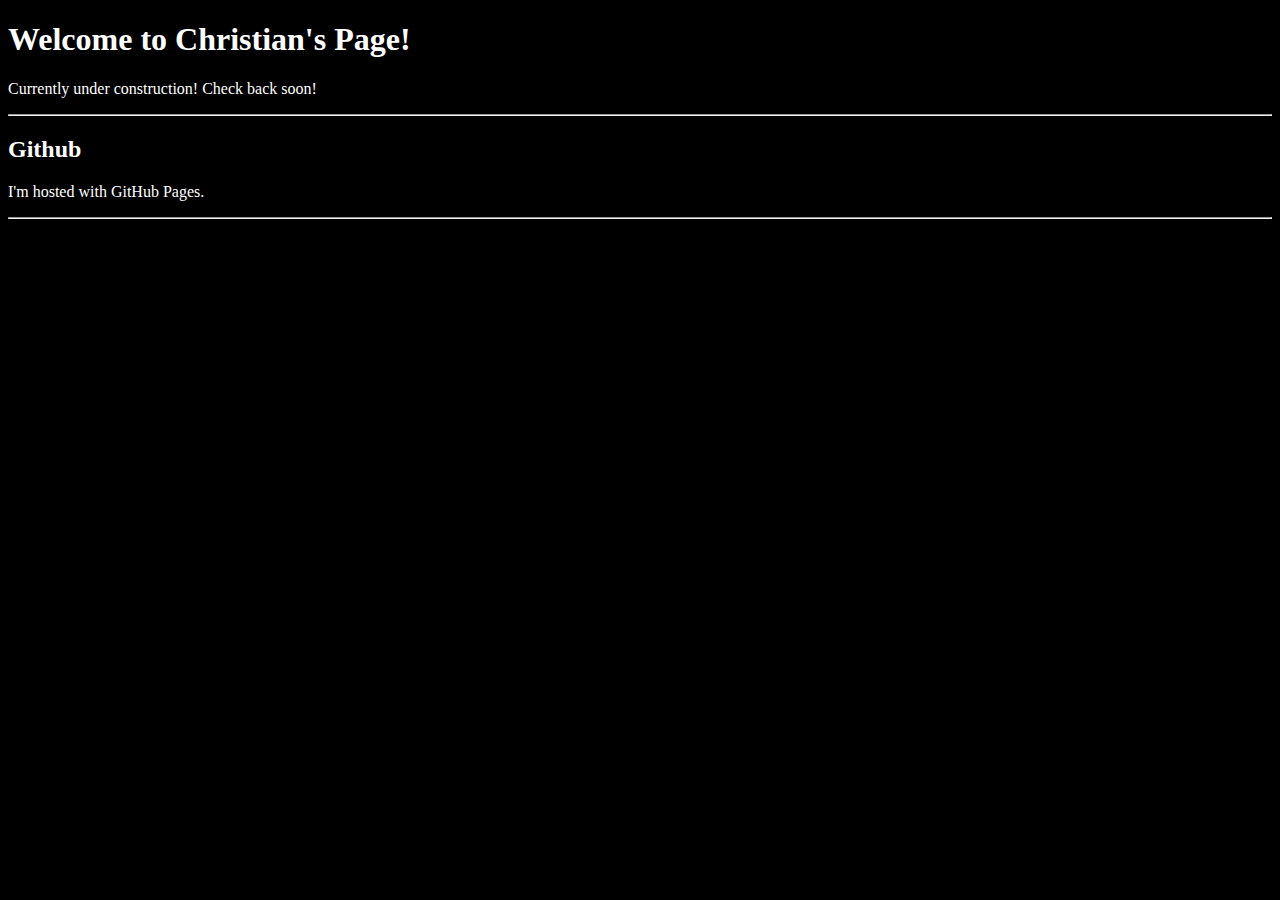
<file: index.htm>
<!DOCTYPE html>
<html lang="en-US">
	<body style="background-color:black;color:white;">
	<h1>Welcome to Christian's Page!</h1>
	<p>Currently under construction! Check back soon!</p>
	<hr>
	
	<h2>Github</h2>
	<p>I'm hosted with GitHub Pages.</p>
	<hr>
</body>
</html>
</file>
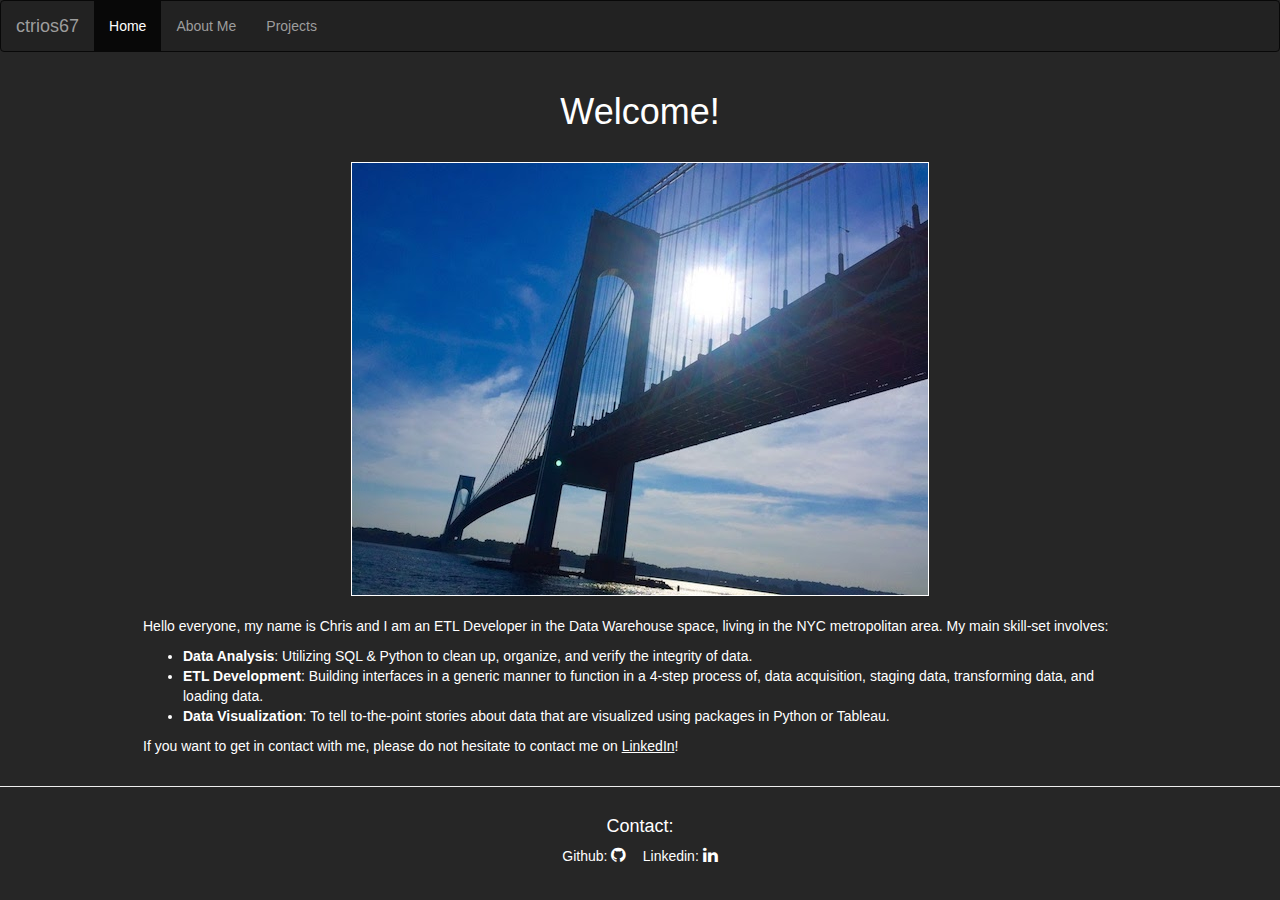
<file: index.html>
<!DOCTYPE html>
<html lang="en">

<head>
  <title>Chris' Homepage</title>
  <meta charset="utf-8">
  <meta name="viewport" content="width=device-width, initial-scale=1"><!-- The following grabs us Bootstrap for use.-->
  <link rel="stylesheet" href="https://maxcdn.bootstrapcdn.com/bootstrap/3.3.7/css/bootstrap.min.css"> <!--Bootstrap-->
  <link rel="stylesheet" href="https://maxcdn.bootstrapcdn.com/font-awesome/4.4.0/css/font-awesome.min.css"> <!--Font Awesome's Brand Icons-->
  <script src="https://ajax.googleapis.com/ajax/libs/jquery/3.1.1/jquery.min.js"></script>
  <script src="https://maxcdn.bootstrapcdn.com/bootstrap/3.3.7/js/bootstrap.min.js"></script> <!--End of Bootstrap call-->
  <link rel="stylesheet" type="text/css" href="//ctrios67.github.io/CSS/Personal.css">
</head>

<body class="chris">
  <nav class="navbar navbar-inverse"> <!--This gives us Bootstrap's custom navbar in my favorite theme-->
    <div class="container-fluid">  <!--This ensures the div handles responsively-->
      <div class="navbar-header"> <!--Responsive Branding for the Navbar-->
        <button type="button" class="navbar-toggle" data-toggle="collapse" data-target="#myNavbar"> <!--Button for the Branding-->
          <span class="icon-bar"></span>
          <span class="icon-bar"></span>
          <span class="icon-bar"></span>
        </button>
        <div class="navbar-brand" href="//ctrios67.github.io/">ctrios67</div>
      </div>
      <div class="collapse navbar-collapse" id="myNavbar">
        <ul class="nav navbar-nav">
          <li class="active"><a href="//ctrios67.github.io/">Home</a></li>
          <li><a href="//ctrios67.github.io/Navigation/About.html">About Me</a></li>
          <li><a href="//ctrios67.github.io/Navigation/Projects.html">Projects</a></li>
        </ul>
      </div>
    </nav>
  <div class="container-fluid centering">
    <h1 class="fontz">Welcome!</h1>
    <br>
    <img class="img-responsive centering" src="//ctrios67.github.io/Photos/Verrazano.jpg" alt="Verrazano Narrows Bridge">
  </div>
  <br>
  <div class="container-fluid divpara">
    <p>Hello everyone, my name is Chris and I am an ETL Developer in the Data Warehouse space, living in the NYC metropolitan area.
      My main skill-set involves:</p>
    <ul>
      <li><strong>Data Analysis</strong>: Utilizing SQL & Python to clean up, organize, and verify the integrity of data.</li>
      <li><strong>ETL Development</strong>: Building interfaces in a generic manner to function in a 4-step process of, data acquisition, staging data, transforming data, and loading data.</li>
      <li><strong>Data Visualization</strong>: To tell to-the-point stories about data that are visualized using packages in Python or Tableau.</li>
    </ul>
    <p>If you want to get in contact with me, please do not hesitate to contact me on <a class="linkz" href="//www.linkedin.com/in/christian-rios-a74583101">LinkedIn</a>!</p>
  </div>
  <hr>
  <div class="container-fluid linkz">
    <h4>Contact:</h4>
    <span>Github: </span><a class="linkz" href="//github.com/ctrios67"><i class="fa fa-github linkz"></i></a>
    <span class="linkz">Linkedin: </span><a class="linkz" href="//www.linkedin.com/in/christian-rios-a74583101"><i class="fa fa-linkedin linkz"></i></a>
  </div>
  <br>
</body>
</html>
</file>
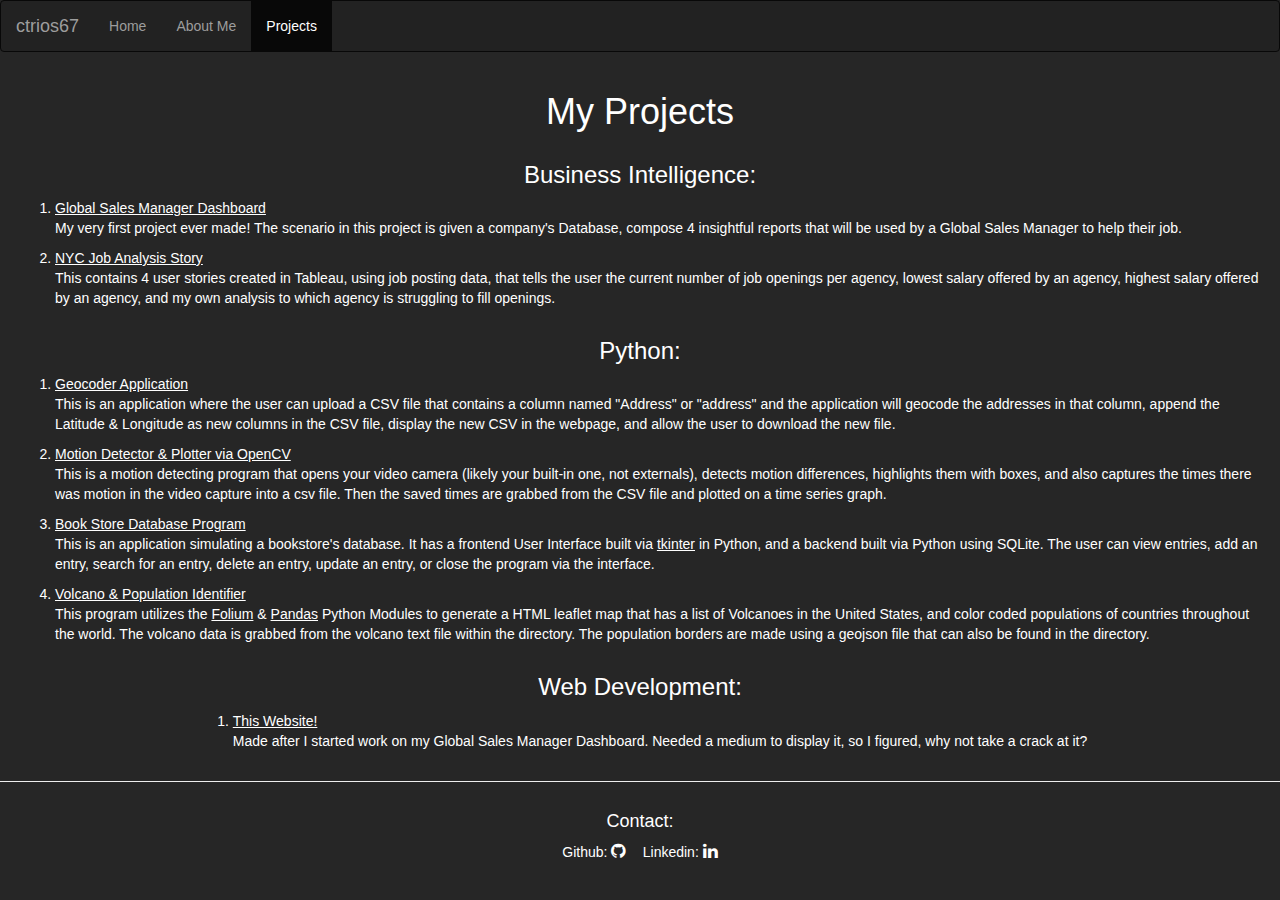
<file: Navigation/Projects.html>
<!DOCTYPE html>
<html lang="en">

<head>
  <title>Chris' Projects</title>
  <meta charset="utf-8">
  <meta name="viewport" content="width=device-width, initial-scale=1"><!-- The following grabs us Bootstrap for use.-->
  <link rel="stylesheet" href="https://maxcdn.bootstrapcdn.com/bootstrap/3.3.7/css/bootstrap.min.css"> <!--Bootstrap-->
  <link rel="stylesheet" href="https://maxcdn.bootstrapcdn.com/font-awesome/4.4.0/css/font-awesome.min.css"> <!--Font Awesome's Brand Icons-->
  <script src="https://ajax.googleapis.com/ajax/libs/jquery/3.1.1/jquery.min.js"></script>
  <script src="https://maxcdn.bootstrapcdn.com/bootstrap/3.3.7/js/bootstrap.min.js"></script> <!--End of Bootstrap call-->
  <link rel="stylesheet" type="text/css" href="//ctrios67.github.io/CSS/Personal.css">
</head>

<body class="chris">
  <nav class="navbar navbar-inverse"> <!--This gives us Bootstrap's custom navbar in my favorite theme-->
    <div class="container-fluid">  <!--This ensures the div handles responsively-->
      <div class="navbar-header"> <!--Responsive Branding for the Navbar-->
        <button type="button" class="navbar-toggle" data-toggle="collapse" data-target="#myNavbar"> <!--Button for the Branding-->
          <span class="icon-bar"></span>
          <span class="icon-bar"></span>
          <span class="icon-bar"></span>
        </button>
        <div class="navbar-brand">ctrios67</div> <!-- Branding style -->
      </div>
      <div class="collapse navbar-collapse" id="myNavbar"> <!-- Navbar collapse for mobile -->
        <ul class="nav navbar-nav"> <!-- Dropdown menu for handling mobile situations-->
          <li><a href="//ctrios67.github.io/">Home</a></li> <!-- List for mobile-->
          <li><a href="//ctrios67.github.io/Navigation/About.html">About Me</a></li>
          <li class="active"><a href="//ctrios67.github.io/Navigation/Projects.html">Projects</a></li>
        </ul>
      </div>
    </nav>
  <div class="container-fluid centering">
    <h1 class="fontz">My Projects</h1>
  </div>
  <div class="container-fluid centering">
    <h3>Business Intelligence:</h3>
    <ol class="nonugly">
      <li><a class="linkz" href="//ctrios67.github.io/BI_Projs/GlobalSales/GlobalSales.html">Global Sales Manager Dashboard</a>
        <p> My very first project ever made! The scenario in this project is given a company's Database, compose 4
          insightful reports that will be used by a Global Sales Manager to help their job.</p>
      </li>
      <li><a class="linkz" href="//ctrios67.github.io/BI_Projs/NYJobs/NYCJobs.html">NYC Job Analysis Story</a>
        <p> This contains 4 user stories created in Tableau, using job posting data, that tells the user the current number of job
          openings per agency, lowest salary offered by an agency, highest salary offered by an agency, and my own analysis
          to which agency is struggling to fill openings.</p>
      </li>
    </ol>
  </div>
  <div class="container-fluid centering">
    <h3>Python:</h3>
    <ol class="nonugly">
      <li><a class="linkz" href="//github.com/ctrios67/Python/tree/master/Geocoder_App">Geocoder Application</a>
        <p>This is an application where the user can upload a CSV file that contains a column named "Address" or "address"
          and the application will geocode the addresses in that column, append the Latitude & Longitude as new columns in
          the CSV file, display the new CSV in the webpage, and allow the user to download the new file.
        </p>
      </li>
      <li><a class="linkz" href="//github.com/ctrios67/Python/tree/master/OpenCV_App">Motion Detector & Plotter via OpenCV</a>
        <p>This is a motion detecting program that opens your video camera (likely your built-in one, not externals), detects motion differences, highlights them with boxes,
          and also captures the times there was motion in the video capture into a csv file. Then the saved times are grabbed from the CSV file and
          plotted on a time series graph.</p>
      </li>
      <li><a class="linkz" href="//github.com/ctrios67/Python/tree/master/BookDB">Book Store Database Program</a>
        <p>This is an application simulating a bookstore's database. It has a frontend User Interface built via <a class="linkz" href="//wiki.python.org/moin/TkInter">tkinter</a> in Python,
          and a backend built via Python using SQLite. The user can view entries, add an entry, search for an entry, delete an entry,
          update an entry, or close the program via the interface.</p>
      </li>
      <li><a class="linkz" href="//github.com/ctrios67/Python/tree/master/Folium">Volcano & Population Identifier</a>
        <p>This program utilizes the <a class="linkz" href="//folium.readthedocs.io/en/latest/">Folium</a> & <a class="linkz" href="pandas.pydata.org/">Pandas</a> Python Modules to generate a HTML leaflet map that has a list of
          Volcanoes in the United States, and color coded populations of countries throughout the world. The volcano data is grabbed from the volcano text file within the directory. The population
          borders are made using a geojson file that can also be found in the directory.</p>
      </li>
    </ol>
  </div>
  <div class="container-fluid centering">
    <h3>Web Development:</h3>
    <ol class="nonugly">
      <li><a class="linkz" href="//ctrios67.github.io/">This Website!</a></li>
      <p>Made after I started work on my Global Sales Manager Dashboard. Needed a medium to display it, so I figured, why
        not take a crack at it?</P>
      <!--<li><a class="linkz" href"//real-portfolio.herokuapp.com/"> This same website hosted via Heroku!</a>
        <p>This is the same website built via Flask in Python. The front end is HTML, CSS, and JavaScript. Backend is Python.</p>
      </li>-->
    </ol>
  </div>
  <hr>
  <div class="container-fluid linkz">
    <h4>Contact:</h4>
    <span>Github: </span><a class="linkz" href="//github.com/ctrios67"><i class="fa fa-github linkz"></i></a>
    <span class="linkz">Linkedin: </span><a class="linkz" href="//www.linkedin.com/in/christian-rios-a74583101"><i class="fa fa-linkedin linkz"></i></a>
  </div>
  <br>
</body>
</html>
</file>
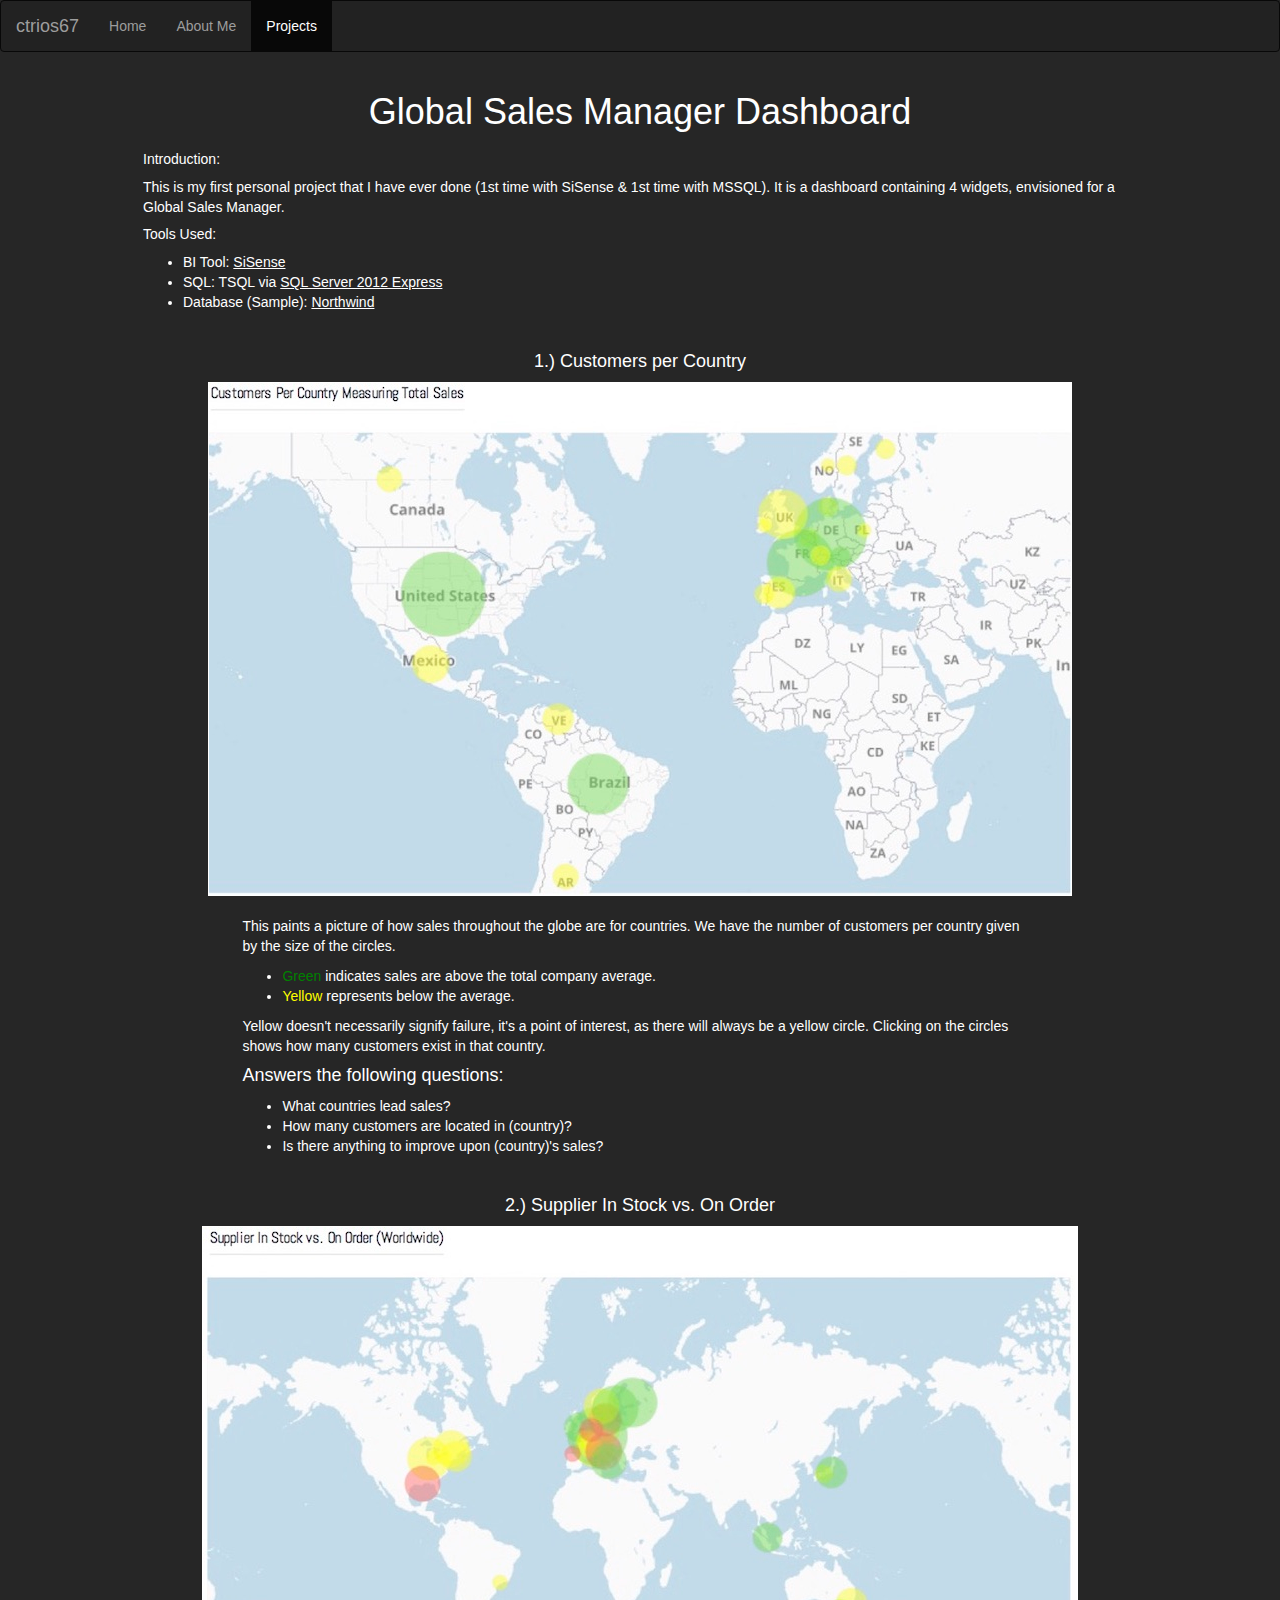
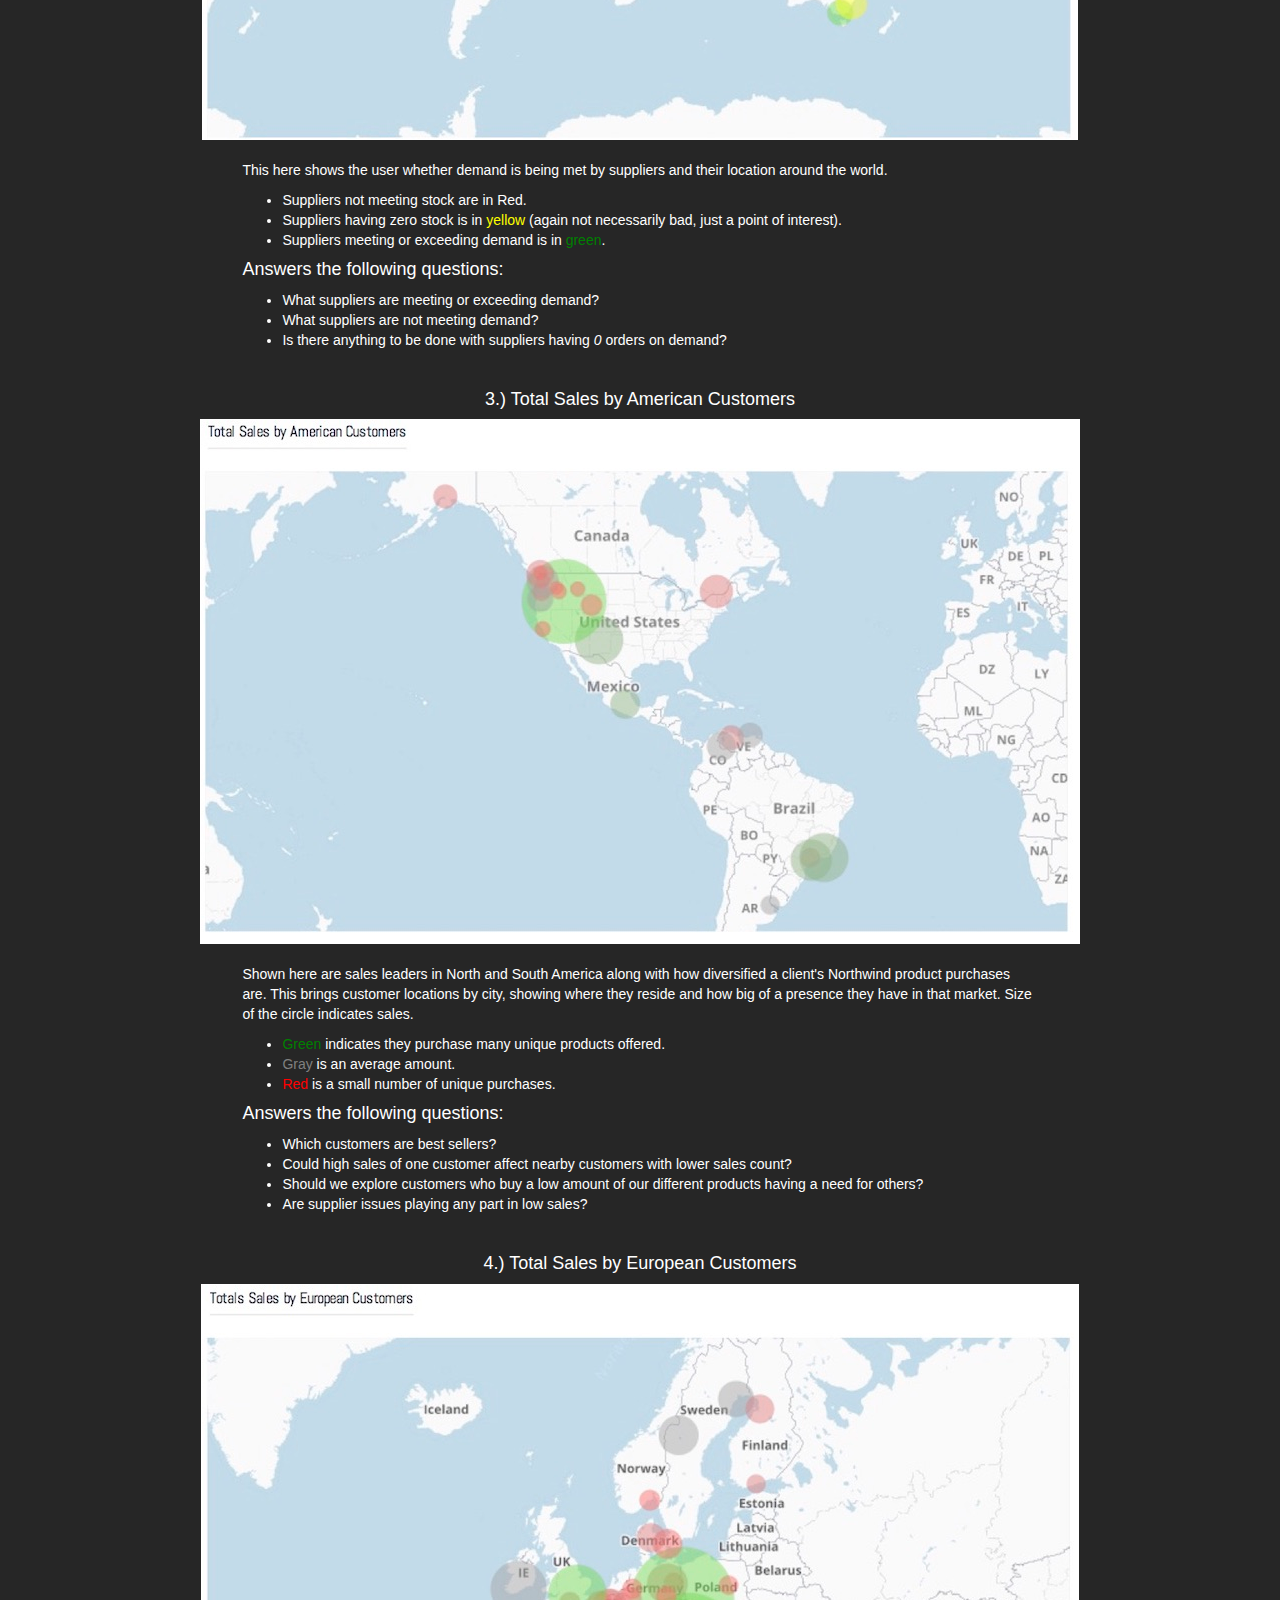
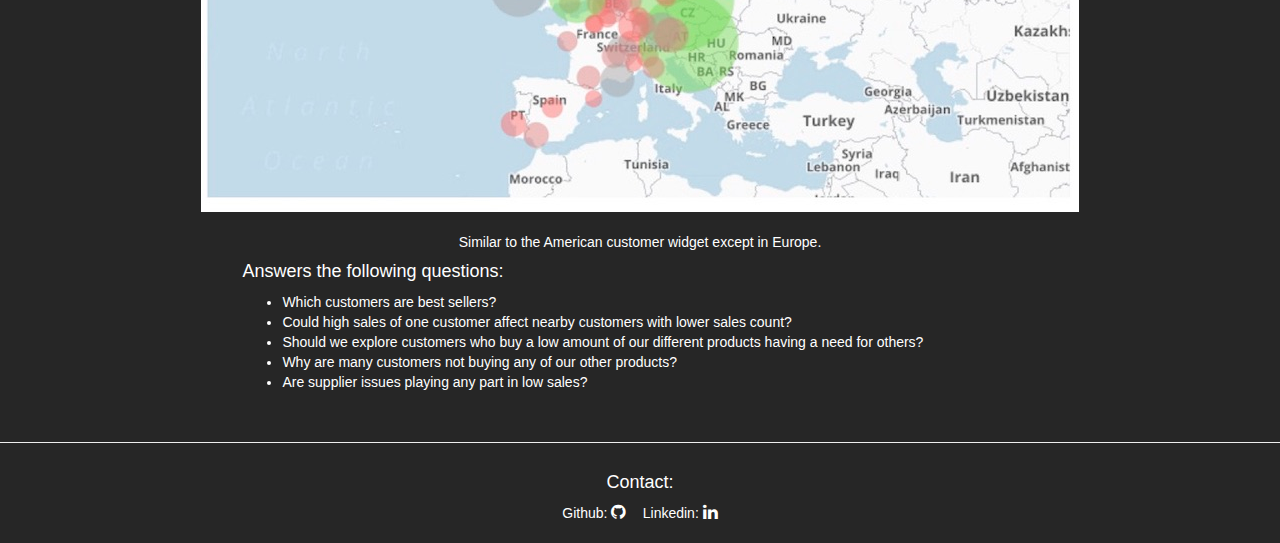
<file: BI_Projs/GlobalSales/GlobalSales.html>
<!DOCTYPE html>
<html lang="en">

<head>
  <title>Global Sales Manager Dashboard</title>
  <meta charset="utf-8">
  <meta name="viewport" content="width=device-width, initial-scale=1"><!-- The fullowing grabs us Bootstrap for use.-->
  <link rel="stylesheet" href="https://maxcdn.bootstrapcdn.com/bootstrap/3.3.7/css/bootstrap.min.css"> <!--Bootstrap-->
  <link rel="stylesheet" href="https://maxcdn.bootstrapcdn.com/font-awesome/4.4.0/css/font-awesome.min.css"> <!--Font Awesome's Brand Icons-->
  <script src="https://ajax.googleapis.com/ajax/libs/jquery/3.1.1/jquery.min.js"></script>
  <script src="https://maxcdn.bootstrapcdn.com/bootstrap/3.3.7/js/bootstrap.min.js"></script> <!--End of Bootstrap call-->
  <link rel="stylesheet" type="text/css" href="//ctrios67.github.io/CSS/Personal.css">
</head>

<body class="chris">
  <nav class="navbar navbar-inverse">
    <div class="container-fluid">
      <div class="navbar-header">
        <button type="button" class="navbar-toggle" data-toggle="collapse" data-target="#myNavbar">
          <span class="icon-bar"></span>
          <span class="icon-bar"></span>
          <span class="icon-bar"></span>
        </button>
        <div class="navbar-brand">ctrios67</div>
      </div>
      <div class="collapse navbar-collapse" id="myNavbar">
        <ul class="nav navbar-nav">
          <li><a href="//ctrios67.github.io/">Home</a></li>
          <li><a href="//ctrios67.github.io/Navigation/About.html">About Me</a></li>
          <li class="active"><a href="//ctrios67.github.io/Navigation/Projects.html">Projects</a></li>
        </ul>
      </div>
  </nav>
  <div class="container-fluid centering">
    <h1 class="fontz">Global Sales Manager Dashboard</h1>
  </div>
  <div class="container-fluid divpara">
    <h5>Introduction:</h5>
    <p>This is my first personal project that I have ever done (1st time with SiSense & 1st time with MSSQL). It is a dashboard
      containing 4 widgets, envisioned for a Global Sales Manager.</p>
    <h5>Tools Used:</h5>
    <ul>
      <li>BI Tool: <a class="linkz" href="//www.sisense.com/">SiSense</a></li>
      <li>SQL: TSQL via <a class="linkz" href="//www.microsoft.com/en-us/download/details.aspx?id=29062">SQL Server 2012 Express</a></li>
      <li>Database (Sample): <a class="linkz" href="//northwinddatabase.codeplex.com/">Northwind</a></li>
    </ul>
  </div>
  <br>
  <div class="container-fluid">
    <h4 class="centering">1.) Customers per Country</h4>
    <img class="img-responsive centering" src="//ctrios67.github.io/BI_Projs/GlobalSales/Photos/CustomersPerCountry.jpg" alt="Customers per Country Measuring Total Sales"></img>
  </div>
  <br>
  <div class="container-fluid divpara">
      <p class="projstyle">This paints a picture of how sales throughout the globe are for countries. We have the number of customers per country given by the
        size of the circles.</p>
      <ul class="projstyle">
          <li><span class="verde">Green</span> indicates sales are above the total company average.</li>
          <li><span class="amarillo">Yellow</span> represents below the average.</li>
      </ul>
      <p class="projstyle">Yellow doesn't necessarily signify failure, it's a point of interest, as there will always be a yellow circle. Clicking on the circles shows how
        many customers exist in that country.</p>
      <h4 class="projstyle">Answers the following questions:</h4>
      <ul class="projstyle">
        <li>What countries lead sales?</li>
        <li>How many customers are located in (country)?</li>
        <li>Is there anything to improve upon (country)'s sales?</li>
      </ul>
  </div>
  <br>
  <div class="container-fluid centering">
    <h4 class="centering">2.) Supplier In Stock vs. On Order</h4>
    <img class="img-responsive centering" src="//ctrios67.github.io/BI_Projs/GlobalSales/Photos/SupplierStock.jpg" alt="Supplier Stock Worldwide"></img>
  </div>
  <br>
  <div class="container-fluid divpara">
    <p class="projstyle">This here shows the user whether demand is being met by suppliers and their location around the world.</p>
    <ul class="projstyle">
      <li>Suppliers not meeting stock are in Red.</li>
      <li>Suppliers having zero stock is in <span class="amarillo">yellow</span> (again not necessarily bad, just a point of interest).</li>
      <li>Suppliers meeting or exceeding demand is in <span class="verde">green</span>.</li>
    </ul>
    <h4 class="projstyle">Answers the following questions:</h4>
    <ul class="projstyle">
      <li>What suppliers are meeting or exceeding demand?</li>
      <li>What suppliers are not meeting demand?</li>
      <li>Is there anything to be done with suppliers having <em>0</em> orders on demand?</li>
    </ul>
  </div>
  <br>
  <div class="container-fluid centering">
    <h4 class="centering">3.) Total Sales by American Customers</h4>
    <img class="img-responsive centering" src="//ctrios67.github.io/BI_Projs/GlobalSales/Photos/TotSalesAmericas.jpg" alt="Total sales in North and South America"></img>
  </div>
  <br>
  <div class="container-fluid divpara">
      <p class="projstyle">Shown here are sales leaders in North and South America along with how diversified a client's Northwind product purchases are. This brings
        customer locations by city, showing where they reside and how big of a presence they have in that market. Size of the circle indicates sales.</p>
      <ul class="projstyle">
        <li><span class="verde">Green</span> indicates they purchase many unique products offered.</li>
        <li><span class="gris">Gray</span> is an average amount.</li>
        <li><span class="rojo">Red</span> is a small number of unique purchases.</li>
      </ul>
      <h4 class="projstyle">Answers the following questions:</h4>
      <ul class="projstyle">
        <li>Which customers are best sellers?</li>
        <li>Could high sales of one customer affect nearby customers with lower sales count?</li>
        <li>Should we explore customers who buy a low amount of our different products having a need for others?</li>
        <li>Are supplier issues playing any part in low sales?</li>
      </ul>
  </div>
  <br>
  <div class="container-fluid centering">
    <h4 class="centering">4.) Total Sales by European Customers</h4>
    <img class="img-responsive centering" src="//ctrios67.github.io/BI_Projs/GlobalSales/Photos/TotSalesEurope.jpg" alt="Total sales in Europe"></img>
  </div>
  <br>
  <div class="container-fluid divpara">
    <p class="projstylec">Similar to the American customer widget except in Europe.</p>
    <h4 class="projstyle">Answers the following questions:</h4>
    <ul class="projstyle">
        <li>Which customers are best sellers?</li>
        <li>Could high sales of one customer affect nearby customers with lower sales count?</li>
        <li>Should we explore customers who buy a low amount of our different products having a need for others?</li>
        <li>Why are many customers not buying any of our other products?</lI>
        <li>Are supplier issues playing any part in low sales?</li>
      </ul>
  </div>
  <br>
  <hr>
  <div class="container-fluid linkz">
    <h4>Contact:</h4>
    <span>Github: </span><a class="linkz" href="//github.com/ctrios67"><i class="fa fa-github linkz"></i></a>
    <span class="linkz">Linkedin: </span><a class="linkz" href="//www.linkedin.com/in/christian-rios-a74583101"><i class="fa fa-linkedin linkz"></i></a>
  </div>
  <br>
</body>
</html>
</file>
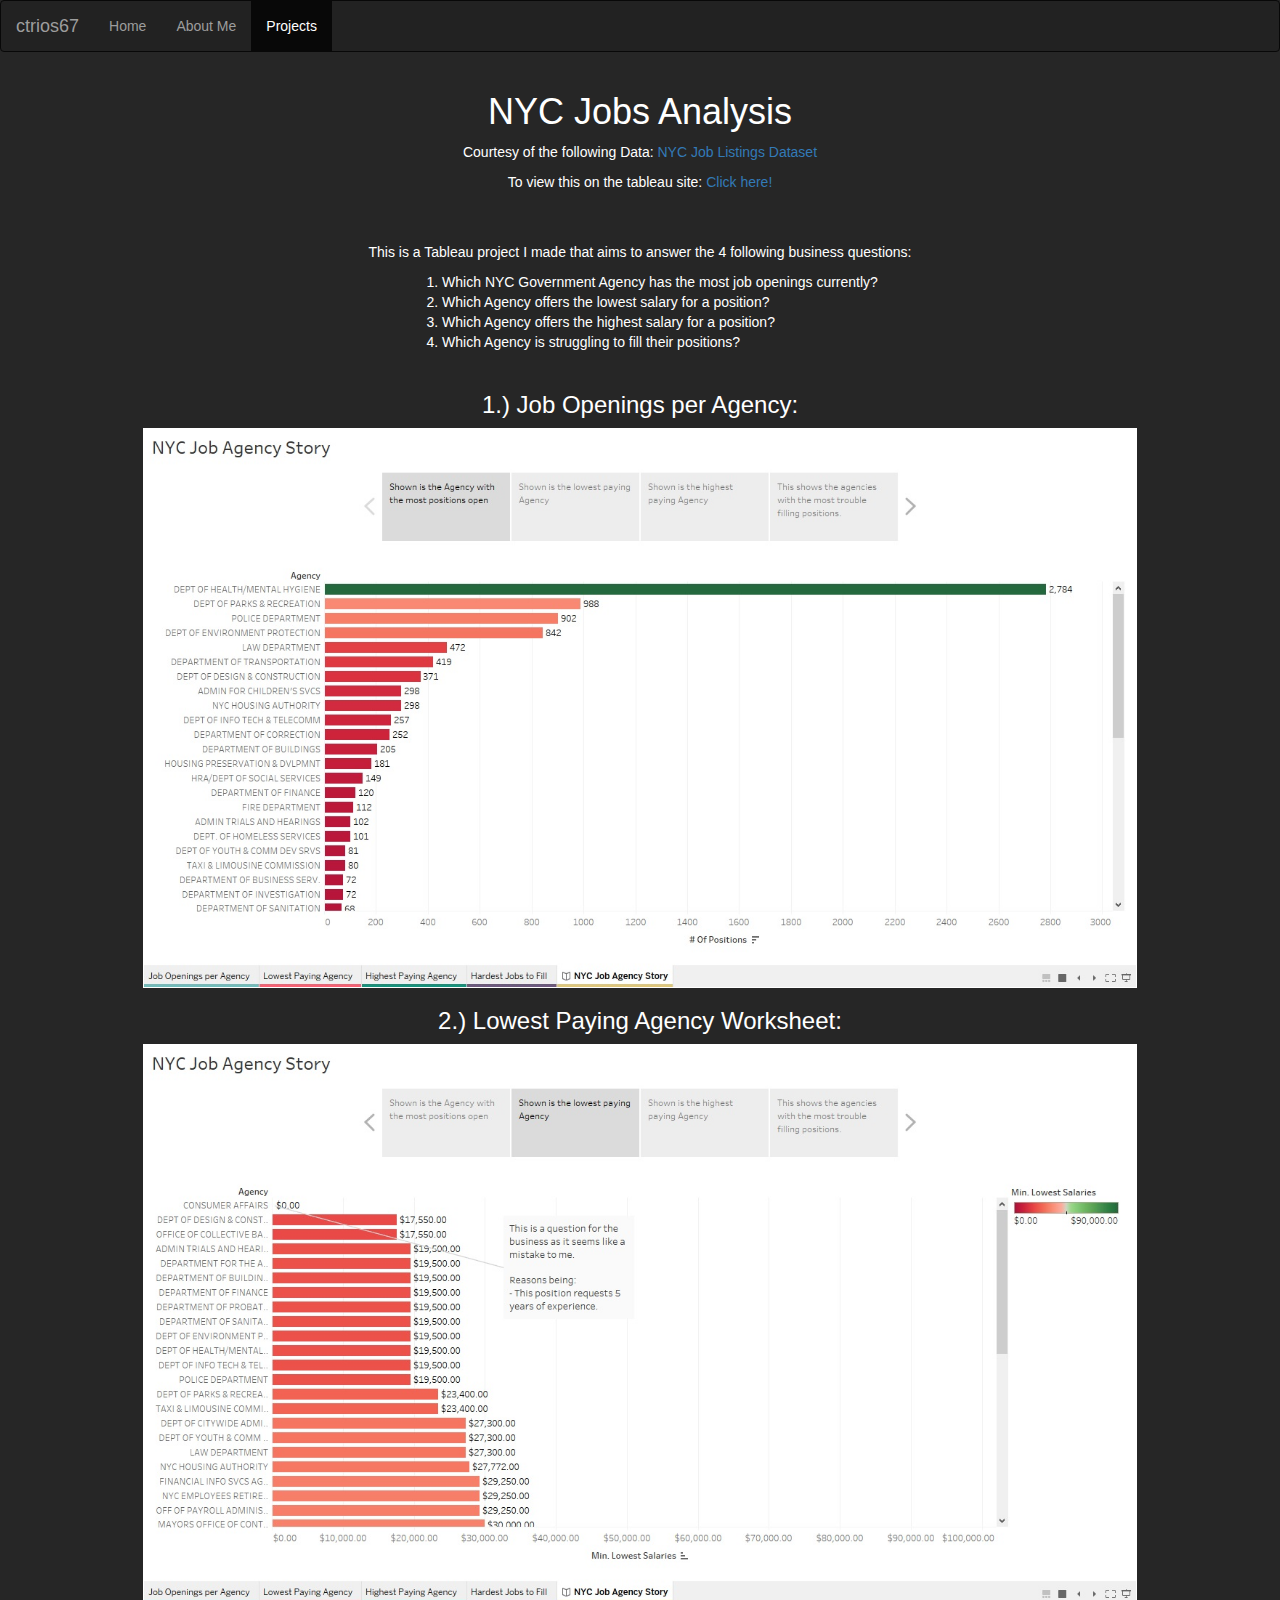
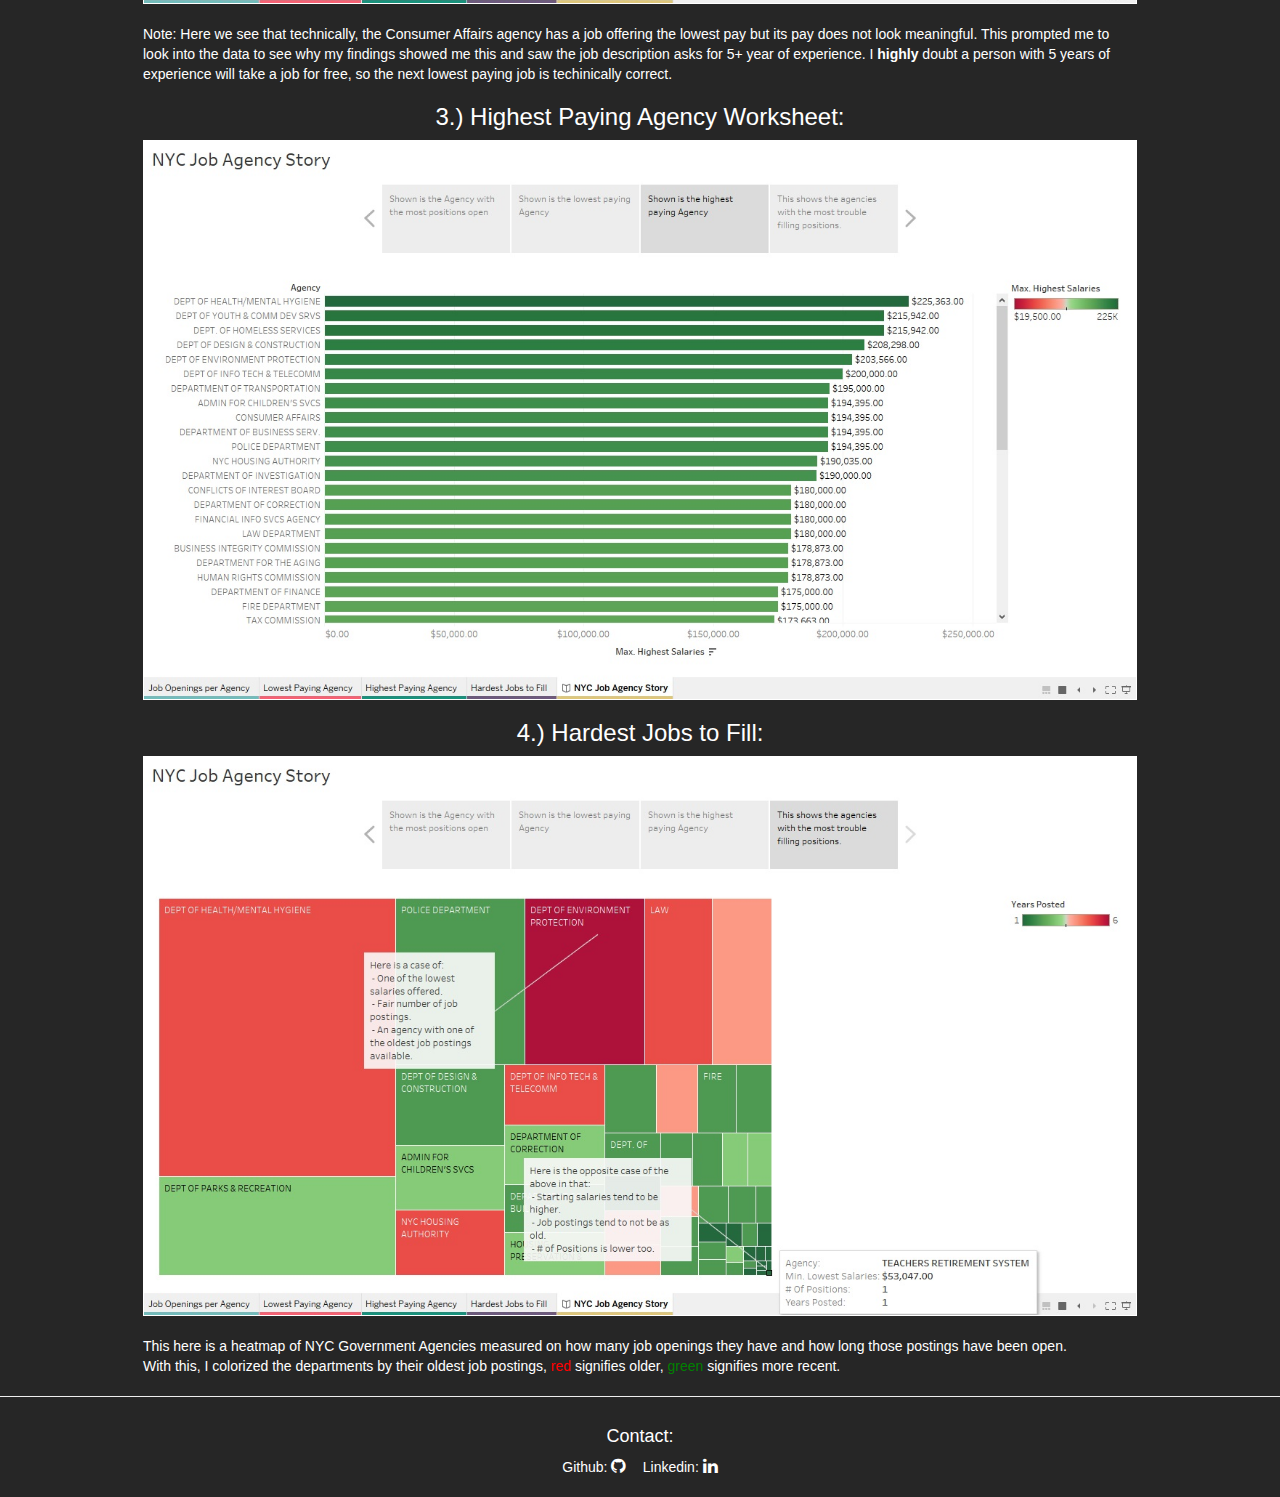
<file: BI_Projs/NYJobs/NYCJobs.html>
<!DOCTYPE html>
<html lang="en">

<head>
  <title>Chris' Projects</title>
  <meta charset="utf-8">
  <meta name="viewport" content="width=device-width, initial-scale=1"><!-- The following grabs us Bootstrap for use.-->
  <link rel="stylesheet" href="https://maxcdn.bootstrapcdn.com/bootstrap/3.3.7/css/bootstrap.min.css"> <!--Bootstrap-->
  <link rel="stylesheet" href="https://maxcdn.bootstrapcdn.com/font-awesome/4.4.0/css/font-awesome.min.css"> <!--Font Awesome's Brand Icons-->
  <script src="https://ajax.googleapis.com/ajax/libs/jquery/3.1.1/jquery.min.js"></script>
  <script src="https://maxcdn.bootstrapcdn.com/bootstrap/3.3.7/js/bootstrap.min.js"></script> <!--End of Bootstrap call-->
  <link rel="stylesheet" type="text/css" href="//ctrios67.github.io/CSS/Personal.css">
</head>

<body class="chris">
  <nav class="navbar navbar-inverse"> <!--This gives us Bootstrap's custom navbar in my favorite theme-->
    <div class="container-fluid">  <!--This ensures the div handles responsively-->
      <div class="navbar-header"> <!--Responsive Branding for the Navbar-->
        <button type="button" class="navbar-toggle" data-toggle="collapse" data-target="#myNavbar"> <!--Button for the Branding-->
          <span class="icon-bar"></span>
          <span class="icon-bar"></span>
          <span class="icon-bar"></span>
        </button>
        <div class="navbar-brand">ctrios67</div> <!-- Branding style -->
      </div>
      <div class="collapse navbar-collapse" id="myNavbar"> <!-- Navbar collapse for mobile -->
        <ul class="nav navbar-nav"> <!-- Dropdown menu for handling mobile situations-->
          <li><a href="//ctrios67.github.io/">Home</a></li> <!-- List for mobile-->
          <li><a href="//ctrios67.github.io/Navigation/About.html">About Me</a></li>
          <li class="active"><a href="//ctrios67.github.io/Navigation/Projects.html">Projects</a></li>
        </ul>
      </div>
    </nav>
  <div class="container-fluid centering">
    <h1 class="fontz">NYC Jobs Analysis</h1>
    <p>Courtesy of the following Data: <a href="https://data.cityofnewyork.us/City-Government/NYC-Jobs/kpav-sd4t/">NYC Job Listings Dataset</a></p>
    <p>To view this on the tableau site: <a href="//public.tableau.com/profile/chris.rios4068#!/">Click here!</a></p>
    <br>
  </div>
  <br>
  <div class="container-fluid centering divpara">
    <p> This is a Tableau project I made that aims to answer the 4 following business questions:</p>
    <ol class="nonugly">
      <li>Which NYC Government Agency has the most job openings currently?</li>
      <li>Which Agency offers the lowest salary for a position?</li>
      <li>Which Agency offers the highest salary for a position?</li>
      <li>Which Agency is struggling to fill their positions?</li>
    </ol>
  </div>
  <br>
  <div class="container-fluid centering divpara">
    <h3>1.) Job Openings per Agency:</h3>
    <img class="img-responsive centering" src="//ctrios67.github.io/BI_Projs/NYJobs/Photos/NYC1.jpg" alt="Job Openings per Agency"></img>
  </div>
  <div class="container-fluid divpara">
    <h3 class="centering">2.) Lowest Paying Agency Worksheet:</h3>
    <img class="img-responsive centering" src="//ctrios67.github.io/BI_Projs/NYJobs/Photos/NYC2.jpg" alt="Agencies paying low"></img>
    <br>
    <p class="left"><emphasis>Note: </emphasis>Here we see that technically, the Consumer Affairs agency has a job offering the lowest pay but its pay does not
      look meaningful. This prompted me to look into the data to see why my findings showed me this and saw the job description asks for 5+ year of experience.
       I <strong>highly</strong> doubt a person with 5 years of experience will take a job for free, so the next lowest paying job is techinically correct.</p>
  </div>
  <div class="container-fluid divpara">
    <h3 class="centering">3.) Highest Paying Agency Worksheet:</h3>
    <img class="img-responsive centering" src="//ctrios67.github.io/BI_Projs/NYJobs/Photos/NYC3.jpg" alt="Agencies paying the big bucks"></img>
  </div>
  <div class="container-fluid divpara">
    <h3 class="centering">4.) Hardest Jobs to Fill:</h3>
    <img class="img-responsive centering" src="//ctrios67.github.io/BI_Projs/NYJobs/Photos/NYC4.jpg" alt="Agencies struggling to fill jobs"></img>
    <br>
    <p class="left">This here is a heatmap of NYC Government Agencies measured on how many job openings they have and how long those postings have been open.</p>

    <p class="left">With this, I colorized the departments by their oldest job postings, <span class="rojo">red</span> signifies older,
      <span class="verde">green</span> signifies more recent.
  </div>

  <hr>
  <div class="container-fluid linkz">
    <h4>Contact:</h4>
    <span>Github: </span><a class="linkz" href="//github.com/ctrios67"><i class="fa fa-github linkz"></i></a>
    <span class="linkz">Linkedin: </span><a class="linkz" href="//www.linkedin.com/in/christian-rios-a74583101"><i class="fa fa-linkedin linkz"></i></a>
  </div>
  <br>
</body>
</html>
</file>
